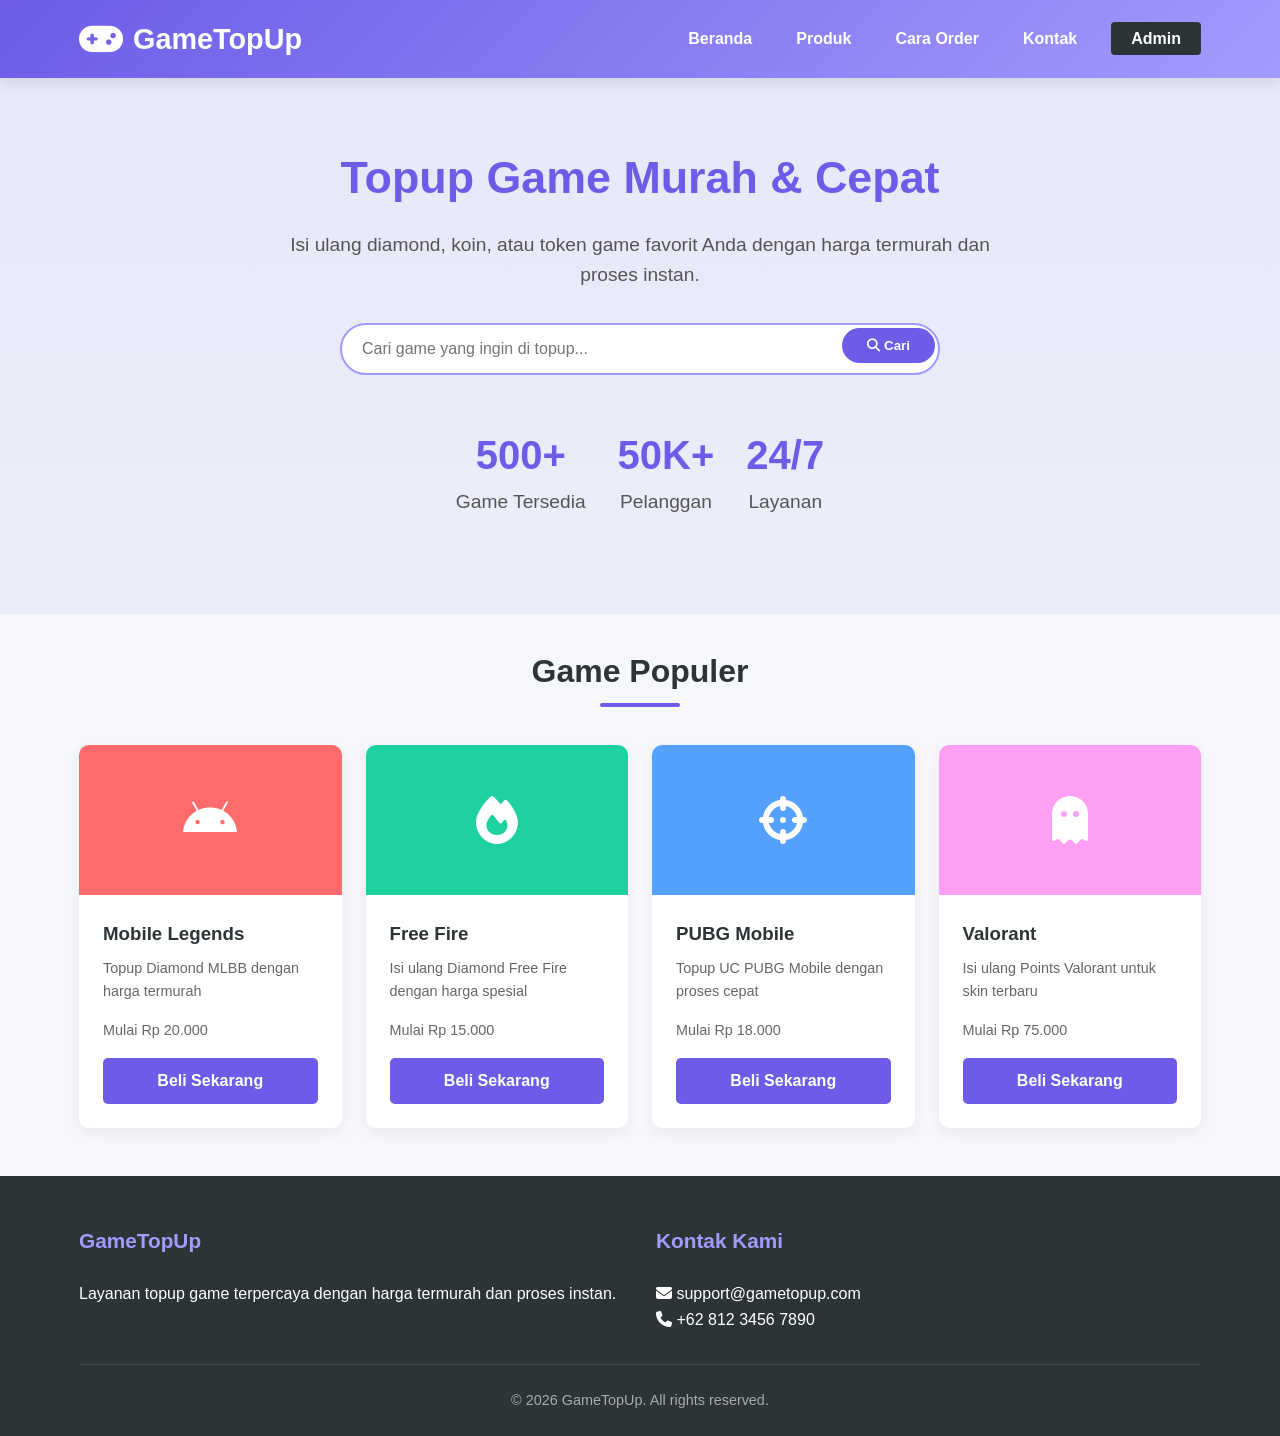
<file: index.html>
<!DOCTYPE html>
<html lang="id">
<head>
    <meta charset="UTF-8">
    <meta name="viewport" content="width=device-width, initial-scale=1.0">
    <title>GameTopUp - Topup Game Termurah</title>
    <link rel="stylesheet" href="style.css">
    <link rel="stylesheet" href="https://cdnjs.cloudflare.com/ajax/libs/font-awesome/6.4.0/css/all.min.css">
</head>
<body>
    <!-- Header -->
    <header>
        <div class="container">
            <div class="navbar">
                <div class="logo">
                    <i class="fas fa-gamepad"></i>
                    <span>GameTopUp</span>
                </div>
                <nav>
                    <ul>
                        <li><a href="index.html">Beranda</a></li>
                        <li><a href="products.html">Produk</a></li>
                        <li><a href="tutorial.html">Cara Order</a></li>
                        <li><a href="contact.html">Kontak</a></li>
                        <li><a href="admin.html" class="admin-btn">Admin</a></li>
                    </ul>
                </nav>
            </div>
        </div>
    </header>

    <!-- Hero Section -->
    <section class="hero">
        <div class="container">
            <h1>Topup Game Murah & Cepat</h1>
            <p>Isi ulang diamond, koin, atau token game favorit Anda dengan harga termurah dan proses instan.</p>
            
            <div class="search-box">
                <input type="text" placeholder="Cari game yang ingin di topup...">
                <button><i class="fas fa-search"></i> Cari</button>
            </div>
            
            <div class="stats">
                <div class="stat-item">
                    <h2>500+</h2>
                    <p>Game Tersedia</p>
                </div>
                <div class="stat-item">
                    <h2>50K+</h2>
                    <p>Pelanggan</p>
                </div>
                <div class="stat-item">
                    <h2>24/7</h2>
                    <p>Layanan</p>
                </div>
            </div>
        </div>
    </section>

    <!-- Popular Games -->
    <section class="container">
        <h2 class="section-title">Game Populer</h2>
        <div class="games-grid">
            <!-- Game cards akan diisi oleh JavaScript -->
        </div>
    </section>

    <!-- Footer -->
    <footer>
        <div class="container">
            <div class="footer-content">
                <div class="footer-column">
                    <h3>GameTopUp</h3>
                    <p>Layanan topup game terpercaya dengan harga termurah dan proses instan.</p>
                </div>
                
                <div class="footer-column">
                    <h3>Kontak Kami</h3>
                    <p><i class="fas fa-envelope"></i> support@gametopup.com</p>
                    <p><i class="fas fa-phone"></i> +62 812 3456 7890</p>
                </div>
            </div>
            
            <div class="copyright">
                <p>&copy; 2023 GameTopUp. All rights reserved.</p>
            </div>
        </div>
    </footer>

    <script src="script.js"></script>
</body>
                         </html>
</file>
<file: style.css>
/* style.css - Untuk website utama */
* {
    margin: 0;
    padding: 0;
    box-sizing: border-box;
    font-family: 'Segoe UI', Tahoma, Geneva, Verdana, sans-serif;
}

:root {
    --primary: #6c5ce7;
    --secondary: #a29bfe;
    --dark: #2d3436;
    --light: #f9f9f9;
    --success: #00b894;
    --danger: #d63031;
}

body {
    background-color: #f5f7fa;
    color: var(--dark);
    line-height: 1.6;
}

.container {
    width: 90%;
    max-width: 1200px;
    margin: 0 auto;
    padding: 0 15px;
}

/* Header */
header {
    background: linear-gradient(135deg, var(--primary), var(--secondary));
    color: white;
    padding: 1rem 0;
    box-shadow: 0 4px 12px rgba(0, 0, 0, 0.1);
}

.navbar {
    display: flex;
    justify-content: space-between;
    align-items: center;
}

.logo {
    display: flex;
    align-items: center;
    font-size: 1.8rem;
    font-weight: 700;
}

.logo i {
    margin-right: 10px;
    font-size: 2.2rem;
}

nav ul {
    display: flex;
    list-style: none;
}

nav ul li {
    margin-left: 1.5rem;
}

nav ul li a {
    color: white;
    text-decoration: none;
    font-weight: 600;
    transition: all 0.3s;
    padding: 5px 10px;
    border-radius: 4px;
}

nav ul li a:hover {
    background-color: rgba(255, 255, 255, 0.2);
}

.admin-btn {
    background-color: var(--dark);
    padding: 8px 20px !important;
}

.admin-btn:hover {
    background-color: #1a1a1a !important;
}

/* Hero Section */
.hero {
    padding: 4rem 0;
    background: linear-gradient(rgba(108, 92, 231, 0.1), rgba(162, 155, 254, 0.1));
    text-align: center;
}

.hero h1 {
    font-size: 2.8rem;
    margin-bottom: 1rem;
    color: var(--primary);
}

.hero p {
    font-size: 1.2rem;
    max-width: 700px;
    margin: 0 auto 2rem;
    color: #555;
}

.search-box {
    max-width: 600px;
    margin: 2rem auto;
    position: relative;
}

.search-box input {
    width: 100%;
    padding: 15px 20px;
    border-radius: 50px;
    border: 2px solid var(--secondary);
    font-size: 1rem;
    outline: none;
}

.search-box button {
    position: absolute;
    right: 5px;
    top: 5px;
    background-color: var(--primary);
    color: white;
    border: none;
    padding: 10px 25px;
    border-radius: 50px;
    cursor: pointer;
    font-weight: 600;
}

.stats {
    display: flex;
    justify-content: center;
    gap: 2rem;
    flex-wrap: wrap;
    margin-top: 3rem;
}

.stat-item {
    text-align: center;
}

.stat-item h2 {
    color: var(--primary);
    font-size: 2.5rem;
}

/* Game Grid */
.section-title {
    text-align: center;
    margin: 2rem 0 3rem;
    color: var(--dark);
    font-size: 2rem;
    position: relative;
}

.section-title::after {
    content: '';
    position: absolute;
    width: 80px;
    height: 4px;
    background-color: var(--primary);
    bottom: -10px;
    left: 50%;
    transform: translateX(-50%);
    border-radius: 2px;
}

.games-grid {
    display: grid;
    grid-template-columns: repeat(auto-fill, minmax(250px, 1fr));
    gap: 1.5rem;
    margin-bottom: 3rem;
}

.game-card {
    background-color: white;
    border-radius: 10px;
    overflow: hidden;
    box-shadow: 0 5px 15px rgba(0, 0, 0, 0.05);
    transition: all 0.3s;
}

.game-card:hover {
    transform: translateY(-10px);
    box-shadow: 0 15px 30px rgba(0, 0, 0, 0.1);
}

.game-img {
    height: 150px;
    background-color: var(--secondary);
    display: flex;
    align-items: center;
    justify-content: center;
    color: white;
    font-size: 3rem;
}

.game-info {
    padding: 1.5rem;
}

.game-info h3 {
    margin-bottom: 0.5rem;
    color: var(--dark);
}

.game-info p {
    color: #666;
    margin-bottom: 1rem;
    font-size: 0.9rem;
}

.btn-buy {
    display: block;
    width: 100%;
    padding: 10px;
    background-color: var(--primary);
    color: white;
    text-align: center;
    text-decoration: none;
    border-radius: 5px;
    font-weight: 600;
    transition: all 0.3s;
}

.btn-buy:hover {
    background-color: #5a4fcf;
}

/* Footer */
footer {
    background-color: var(--dark);
    color: white;
    padding: 3rem 0 1.5rem;
    margin-top: 3rem;
}

.footer-content {
    display: grid;
    grid-template-columns: repeat(auto-fit, minmax(250px, 1fr));
    gap: 2rem;
    margin-bottom: 2rem;
}

.footer-column h3 {
    margin-bottom: 1.5rem;
    font-size: 1.3rem;
    color: var(--secondary);
}

.copyright {
    text-align: center;
    padding-top: 1.5rem;
    border-top: 1px solid #444;
    color: #aaa;
    font-size: 0.9rem;
}
</file>
